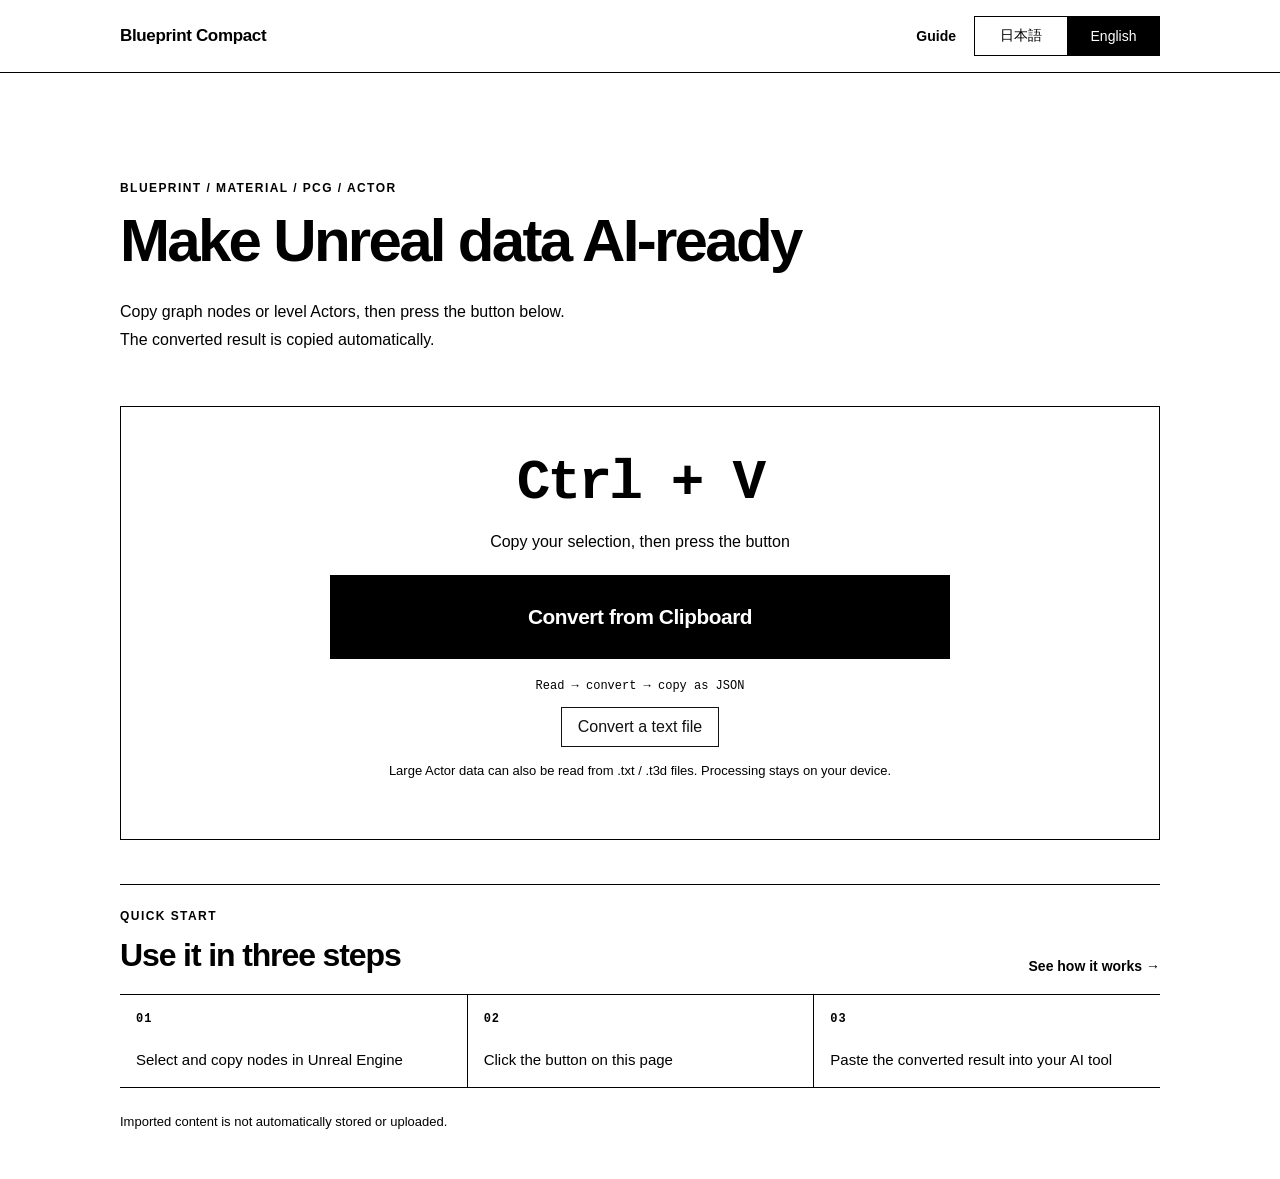
<file: index.html>
<!doctype html>
<html lang="ja" data-language="ja">
  <head>
    <meta charset="utf-8">
    <meta name="viewport" content="width=device-width, initial-scale=1">
    <meta
      name="description"
      content="Convert Unreal Engine nodes and level Actors into JSON or Markdown. Summarize large instance arrays locally in your browser."
    >
    <meta name="color-scheme" content="light">
    <title>Blueprint Compact</title>
    <link
      rel="icon"
      type="image/svg+xml"
      href="data:image/svg+xml,%3Csvg xmlns='http://www.w3.org/2000/svg' viewBox='0 0 32 32'%3E%3Crect width='32' height='32' fill='white'/%3E%3Cpath d='M7 7h7v7H7zm11 11h7v7h-7zM14 10h4v2h-4zm4 2h2v6h-2z' fill='black'/%3E%3Crect x='1' y='1' width='30' height='30' fill='none' stroke='black' stroke-width='2'/%3E%3C/svg%3E"
    >
    <link rel="stylesheet" href="style.css">
    <script src="parser.js" defer></script>
    <script src="exporter.js" defer></script>
    <script src="app.js" defer></script>
  </head>
  <body>
    <header class="site-header">
      <div class="header-inner">
        <a class="wordmark" href="./" aria-label="Blueprint Compact home">Blueprint Compact</a>
        <div class="header-actions">
          <a class="guide-link" href="guide.html">
            <span data-i18n-lang="ja">使い方・仕組み</span>
            <span data-i18n-lang="en">Guide</span>
          </a>
          <div class="language-switch" role="group" aria-label="Language">
            <button type="button" class="language-button" data-language-button="ja" aria-pressed="true">日本語</button>
            <button type="button" class="language-button" data-language-button="en" aria-pressed="false">English</button>
          </div>
        </div>
      </div>
    </header>

    <main class="app-shell">
      <input id="file-input" type="file" accept=".txt,.t3d,text/plain" hidden>
      <div id="conversion-progress" class="conversion-progress" role="status" hidden>
        <span id="busy-status" aria-live="polite"></span>
        <button id="cancel-conversion" class="text-link" type="button"><span data-i18n-lang="ja">中止</span><span data-i18n-lang="en">Cancel</span></button>
      </div>
      <section id="empty-state" class="empty-state" aria-labelledby="empty-title">
        <div class="section-intro">
          <p class="eyebrow">BLUEPRINT / MATERIAL / PCG / ACTOR</p>
          <h1 id="empty-title">
            <span data-i18n-lang="ja">Unrealの構成をAIに伝える</span>
            <span data-i18n-lang="en">Make Unreal data AI-ready</span>
          </h1>
          <p class="intro-copy">
            <span data-i18n-lang="ja">ノード、またはレベル上のActorをコピーして、下のボタンを押してください。<br>変換結果は自動でクリップボードに保存されます。</span>
            <span data-i18n-lang="en">Copy graph nodes or level Actors, then press the button below.<br>The converted result is copied automatically.</span>
          </p>
        </div>

        <div id="paste-zone" class="paste-zone">
          <kbd>Ctrl + V</kbd>
          <p class="paste-label">
            <span data-i18n-lang="ja">コピーしたら、ボタンを押してください</span>
            <span data-i18n-lang="en">Copy your selection, then press the button</span>
          </p>
          <button id="paste-button" class="convert-cta" type="button">
            <span class="convert-default">
              <span data-i18n-lang="ja">クリップボードから変換</span>
              <span data-i18n-lang="en">Convert from Clipboard</span>
            </span>
            <span class="convert-feedback">
              <span data-i18n-lang="ja">変換してコピーしました</span>
              <span data-i18n-lang="en">Converted and copied</span>
            </span>
          </button>
          <p class="action-hint">
            <span data-i18n-lang="ja">読み取り → 変換 → JSONとしてコピー</span>
            <span data-i18n-lang="en">Read → convert → copy as JSON</span>
          </p>
          <button data-file-button class="file-button" type="button"><span data-i18n-lang="ja">テキストファイルから変換</span><span data-i18n-lang="en">Convert a text file</span></button>
          <p class="file-hint"><span data-i18n-lang="ja">大きいActorデータは .txt / .t3d からも読み込めます。端末内で処理します。</span><span data-i18n-lang="en">Large Actor data can also be read from .txt / .t3d files. Processing stays on your device.</span></p>
        </div>

        <section class="quick-start" aria-labelledby="quick-start-title">
          <div class="quick-start-heading">
            <div>
              <p class="eyebrow">QUICK START</p>
              <h2 id="quick-start-title">
                <span data-i18n-lang="ja">使い方は3ステップ</span>
                <span data-i18n-lang="en">Use it in three steps</span>
              </h2>
            </div>
            <a class="text-link" href="guide.html">
              <span data-i18n-lang="ja">詳しい説明を見る →</span>
              <span data-i18n-lang="en">See how it works →</span>
            </a>
          </div>
          <div class="quick-grid">
            <div class="quick-step"><span class="step-number">01</span><span data-i18n-lang="ja">Unreal Engineでノードを選択してコピー</span><span data-i18n-lang="en">Select and copy nodes in Unreal Engine</span></div>
            <div class="quick-step"><span class="step-number">02</span><span data-i18n-lang="ja">このページでボタンをクリック</span><span data-i18n-lang="en">Click the button on this page</span></div>
            <div class="quick-step"><span class="step-number">03</span><span data-i18n-lang="ja">変換結果をそのままAIへ貼り付け</span><span data-i18n-lang="en">Paste the converted result into your AI tool</span></div>
          </div>
        </section>
      </section>

      <section id="result-state" class="result-state" aria-labelledby="result-title" hidden>
        <div class="result-heading">
          <div>
          <p class="eyebrow">UNREAL ENGINE DATA</p>
            <h1 id="result-title">
              <span id="detected-kind">Nodes detected</span>
            </h1>
          </div>
          <p id="actor-counts" class="graph-counts actor-only" aria-live="polite"></p>
          <p class="graph-counts graph-only" aria-live="polite">
            <span id="node-count">0</span> <span data-i18n-lang="ja">ノード</span><span data-i18n-lang="en">Nodes</span>
            <span class="count-divider">/</span>
            <span id="pin-count">0</span> <span data-i18n-lang="ja">ピン</span><span data-i18n-lang="en">Pins</span>
            <span class="count-divider">/</span>
            <span id="connection-count">0</span> <span data-i18n-lang="ja">接続</span><span data-i18n-lang="en">Connections</span>
          </p>
        </div>

        <div class="repeat-action">
          <button id="repeat-convert-button" class="convert-cta" type="button">
            <span class="convert-default">
              <span data-i18n-lang="ja">次のデータを変換してコピー</span>
              <span data-i18n-lang="en">Convert and copy the next selection</span>
            </span>
            <span class="convert-feedback">
              <span data-i18n-lang="ja">変換してコピーしました</span>
              <span data-i18n-lang="en">Converted and copied</span>
            </span>
          </button>
          <p id="action-status" class="action-status" role="status" aria-live="polite">
            <span data-i18n-lang="ja">クリックすると、現在のクリップボード内容で置き換わります。</span>
            <span data-i18n-lang="en">Click to replace this result with the current clipboard contents.</span>
          </p>
          <button data-file-button class="file-button" type="button"><span data-i18n-lang="ja">別のテキストファイルを開く</span><span data-i18n-lang="en">Open another text file</span></button>
        </div>

        <p class="actor-only actor-summary-note"><span data-i18n-lang="ja">Actorモード：構成・設定を保持し、インスタンス配列は件数・範囲・先頭3件に要約します。その他の配列も32件を超えると要約します。全件は「元データを保存」から確認できます。</span><span data-i18n-lang="en">Actor mode keeps configuration and summarizes instance arrays with counts, ranges, and the first 3 rows. Other arrays are summarized above 32 entries. Save the original data for every row.</span></p>

        <div class="control-grid">
          <label class="control-cell graph-only" for="preset-select">
            <span class="control-label" data-i18n-lang="ja">プリセット</span>
            <span class="control-label" data-i18n-lang="en">Preset</span>
            <select id="preset-select">
              <option value="compact">Compact</option>
              <option value="standard">Standard</option>
              <option value="full">Full</option>
              <option value="custom" hidden>Custom</option>
            </select>
          </label>

          <button id="download-button" class="control-cell action-cell" type="button">
            <span class="control-label" data-i18n-lang="ja">JSON</span>
            <span class="control-label" data-i18n-lang="en">JSON</span>
            <span class="control-value" data-i18n-lang="ja">保存</span>
            <span class="control-value" data-i18n-lang="en">Download</span>
          </button>
        </div>

        <section class="output-section" aria-labelledby="output-title">
          <div class="output-heading">
            <div>
              <p class="eyebrow">OUTPUT</p>
              <h2 id="output-title">
                <span data-i18n-lang="ja">プレビュー</span>
                <span data-i18n-lang="en">Preview</span>
              </h2>
            </div>
            <div class="format-switch" role="group" aria-label="Output format">
              <button type="button" class="format-button" data-format="compact-json" aria-pressed="true">
                <span data-i18n-lang="ja">JSON</span><span data-i18n-lang="en">JSON</span>
              </button>
              <button type="button" class="format-button" data-format="pretty-json" aria-pressed="false">
                <span data-i18n-lang="ja">整形JSON</span><span data-i18n-lang="en">Pretty JSON</span>
              </button>
              <button type="button" class="format-button" data-format="markdown" aria-pressed="false">
                <span data-i18n-lang="ja">Markdown</span><span data-i18n-lang="en">Markdown</span>
              </button>
            </div>
          </div>
          <pre id="output-preview" tabindex="0"></pre>
          <div class="output-actions">
            <button id="copy-button" class="primary-button" type="button">
              <span class="copy-default" data-i18n-lang="ja">この形式でコピー</span>
              <span class="copy-default" data-i18n-lang="en">Copy this format</span>
              <span class="copy-feedback" data-i18n-lang="ja">コピーしました</span>
              <span class="copy-feedback" data-i18n-lang="en">Copied</span>
            </button>
            <p class="output-note">
              <span data-i18n-lang="ja">AI向け説明文は詳細設定で切り替え</span>
              <span data-i18n-lang="en">AI context can be toggled in Advanced Settings</span>
            </p>
          </div>
        </section>

        <div class="size-row" aria-live="polite">
          <p><span id="source-size">0 B</span><span class="size-arrow">→</span><strong id="output-size">0 B</strong></p>
          <p id="reduction-value">0%</p>
        </div>

        <p id="output-truncated" class="file-hint" hidden><span data-i18n-lang="ja">プレビューは先頭100,000文字までです。コピー・JSON保存には変換結果の全文を含みます。</span><span data-i18n-lang="en">Preview limited to 100,000 characters. Copy and JSON download include the entire converted result.</span></p>
        <div id="parse-warning" class="inline-message warning-message" role="status" hidden></div>

        <div class="disclosure-list">
          <section class="disclosure">
            <button class="disclosure-button" type="button" aria-expanded="false" aria-controls="source-panel">
              <span>
                <span data-i18n-lang="ja">元データ</span>
                <span data-i18n-lang="en">Source data</span>
              </span>
              <span class="disclosure-symbol" aria-hidden="true">+</span>
            </button>
            <div id="source-panel" class="disclosure-panel" hidden>
              <button id="save-source" class="file-button" type="button"><span data-i18n-lang="ja">元データを保存（全件）</span><span data-i18n-lang="en">Save original data (all rows)</span></button>
              <pre id="source-preview" tabindex="0"></pre>
            </div>
          </section>

          <section class="disclosure">
            <button class="disclosure-button" type="button" aria-expanded="false" aria-controls="settings-panel">
              <span>
                <span data-i18n-lang="ja">詳細設定</span>
                <span data-i18n-lang="en">Advanced Settings</span>
              </span>
              <span class="disclosure-symbol" aria-hidden="true">+</span>
            </button>
            <div id="settings-panel" class="disclosure-panel settings-panel" hidden>
              <fieldset class="graph-only">
                <legend>
                  <span data-i18n-lang="ja">ノード情報</span>
                  <span data-i18n-lang="en">Node information</span>
                </legend>
                <label><input type="checkbox" data-setting="includeNodeName"> <span data-i18n-lang="ja">ノード名</span><span data-i18n-lang="en">Node Name</span></label>
                <label><input type="checkbox" data-setting="includeNodeType"> <span data-i18n-lang="ja">ノードタイプ</span><span data-i18n-lang="en">Node Type</span></label>
                <label><input type="checkbox" data-setting="includeNodeProperties"> <span data-i18n-lang="ja">Material・PCG等の内部設定</span><span data-i18n-lang="en">Internal settings (Material, PCG, etc.)</span></label>
                <label><input type="checkbox" data-setting="includeComments"> <span data-i18n-lang="ja">コメント</span><span data-i18n-lang="en">Comments</span></label>
                <label><input type="checkbox" data-setting="includePosition"> <span data-i18n-lang="ja">位置</span><span data-i18n-lang="en">Position</span></label>
                <label><input type="checkbox" data-setting="includeGuid"> <span data-i18n-lang="ja">GUID</span><span data-i18n-lang="en">GUID</span></label>
              </fieldset>

              <fieldset class="graph-only">
                <legend>
                  <span data-i18n-lang="ja">ピンと接続</span>
                  <span data-i18n-lang="en">Pins &amp; connections</span>
                </legend>
                <label><input type="checkbox" data-setting="includePinName"> <span data-i18n-lang="ja">ピン名</span><span data-i18n-lang="en">Pin Name</span></label>
                <label><input type="checkbox" data-setting="includePinType"> <span data-i18n-lang="ja">ピンタイプ</span><span data-i18n-lang="en">Pin Type</span></label>
                <label><input type="checkbox" data-setting="includeDefaultValue"> <span data-i18n-lang="ja">デフォルト値</span><span data-i18n-lang="en">Default Value</span></label>
                <label><input type="checkbox" data-setting="includeExecConnections"> <span data-i18n-lang="ja">実行接続</span><span data-i18n-lang="en">Execution Connections</span></label>
                <label><input type="checkbox" data-setting="includeDataConnections"> <span data-i18n-lang="ja">データ接続・PCG依存関係</span><span data-i18n-lang="en">Data &amp; PCG Dependency Connections</span></label>
              </fieldset>
              <fieldset><legend><span data-i18n-lang="ja">AIへの説明</span><span data-i18n-lang="en">AI instructions</span></legend><label><input type="checkbox" data-setting="includeAiInstructions"> <span data-i18n-lang="ja">AI向け説明文</span><span data-i18n-lang="en">AI Context</span></label></fieldset>
            </div>
          </section>
        </div>
      </section>

      <p id="app-message" class="inline-message" role="alert" aria-live="assertive" hidden></p>
      <p class="privacy-note">
        <span data-i18n-lang="ja">読み込んだ内容は自動保存・送信しません。</span>
        <span data-i18n-lang="en">Imported content is not automatically stored or uploaded.</span>
      </p>
    </main>
  </body>
</html>
</file>
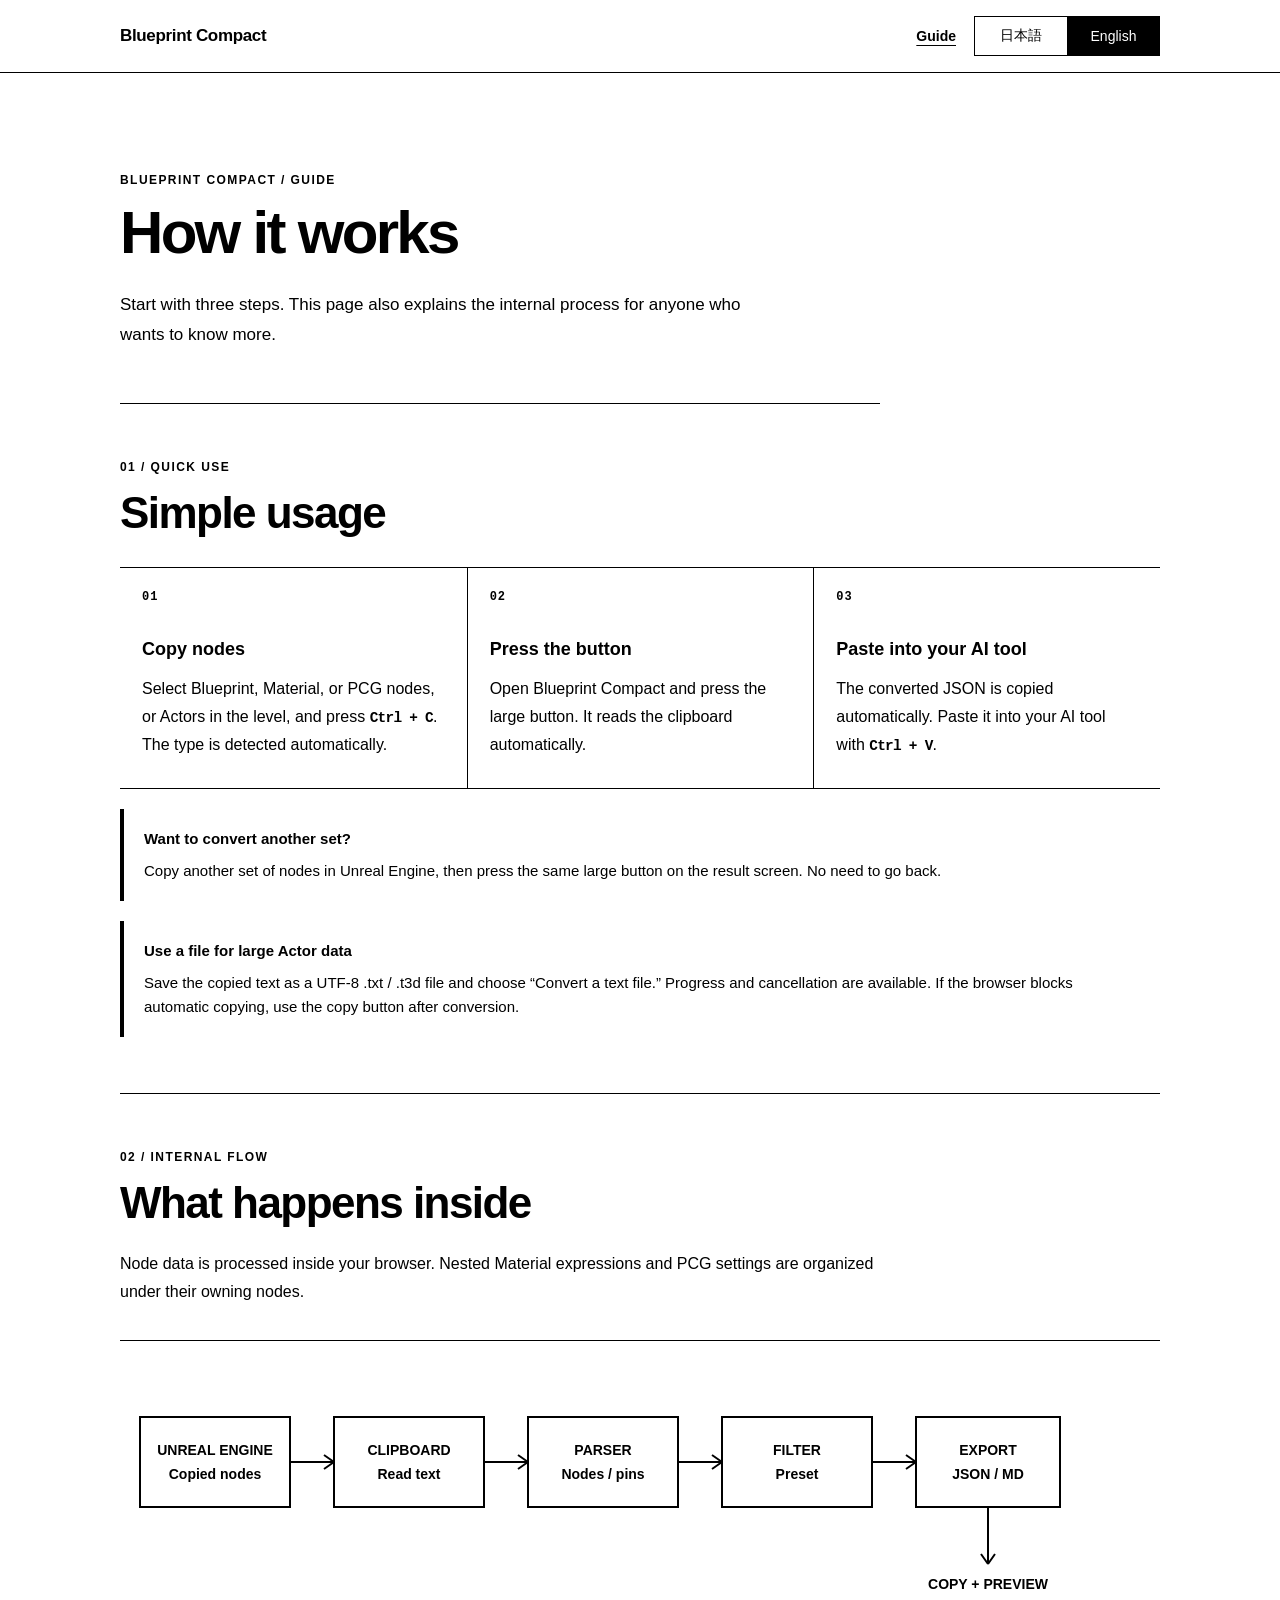
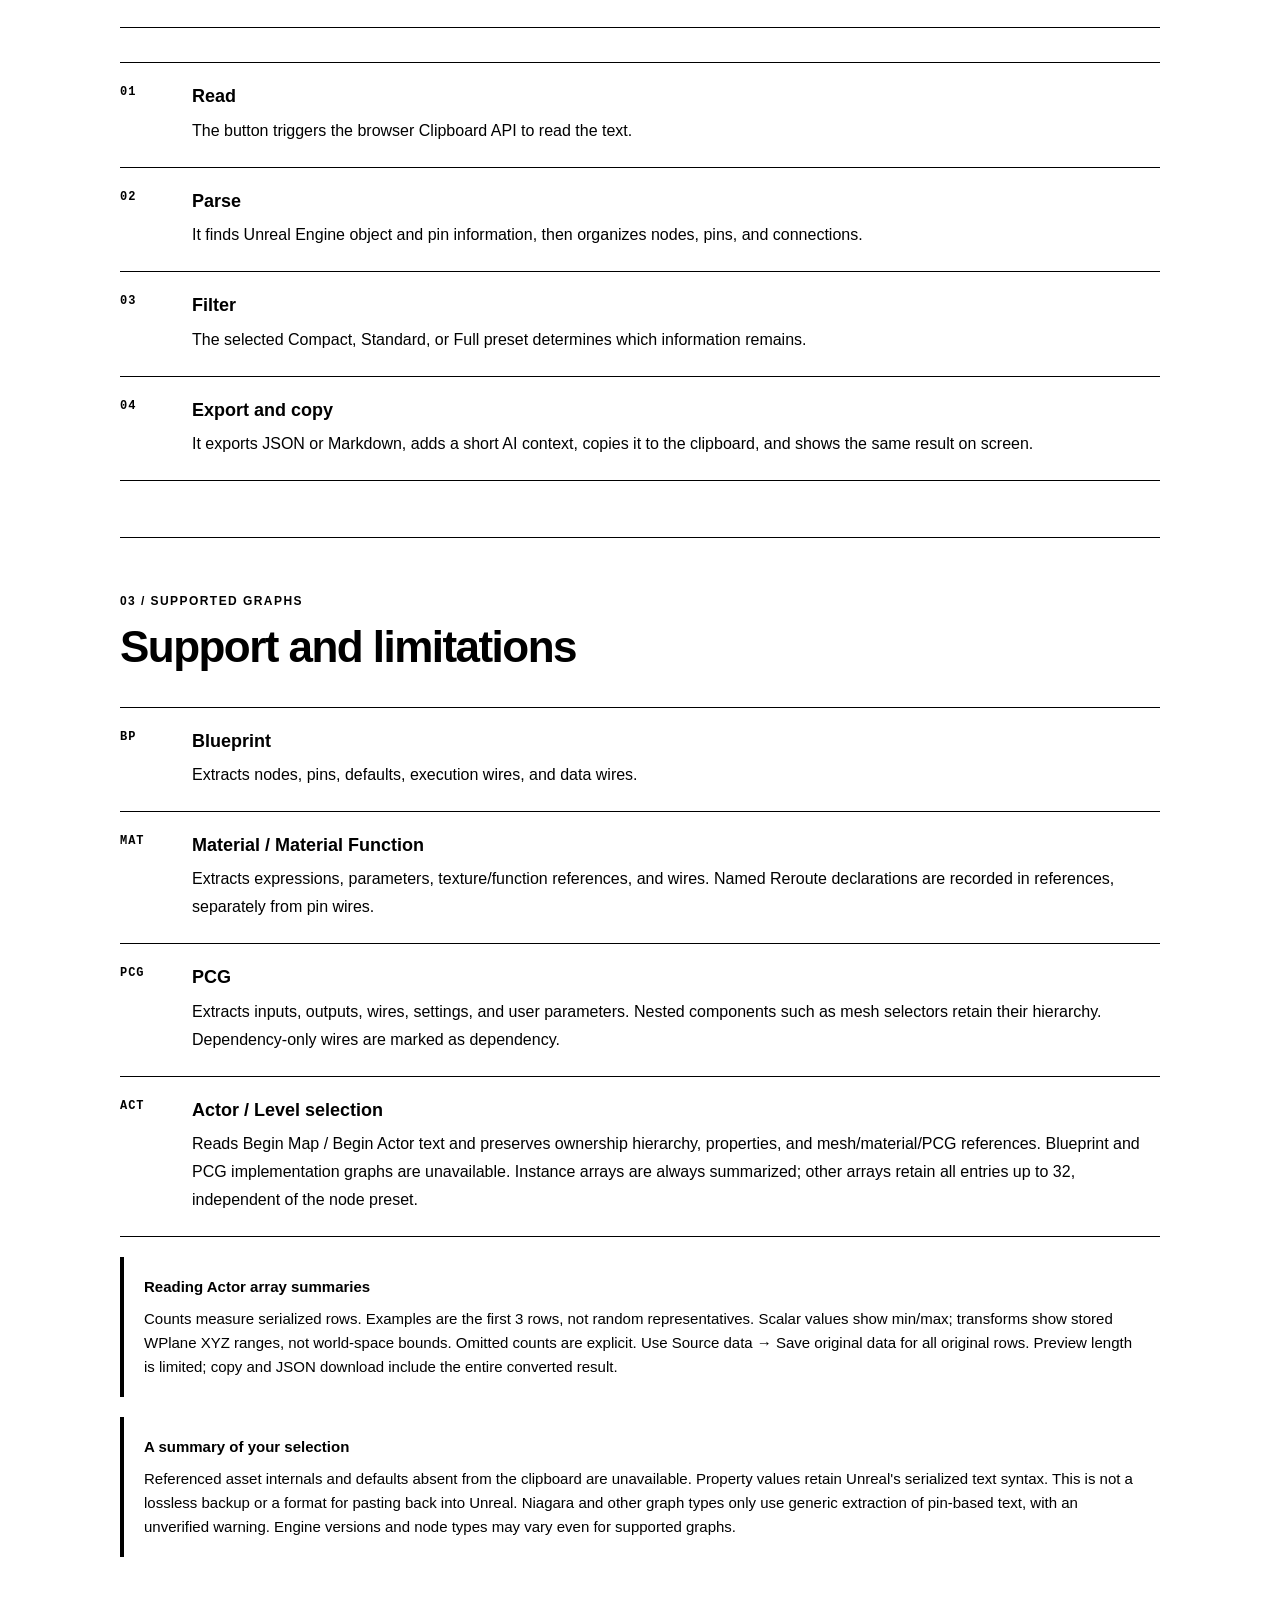
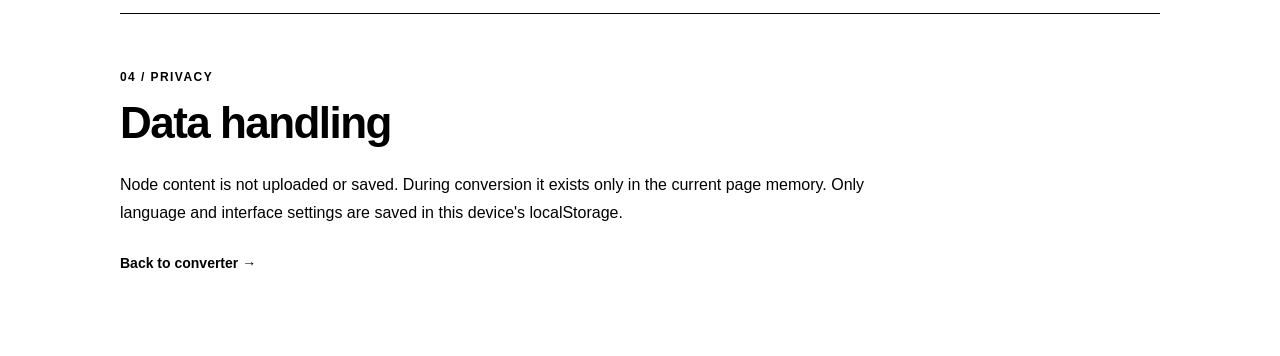
<file: guide.html>
<!doctype html>
<html lang="ja" data-language="ja">
  <head>
    <meta charset="utf-8">
    <meta name="viewport" content="width=device-width, initial-scale=1">
    <meta name="description" content="Learn how Blueprint Compact works and how to convert Unreal Engine Blueprint clipboard data into AI-ready text.">
    <meta name="color-scheme" content="light">
    <title>Guide — Blueprint Compact</title>
    <link rel="icon" type="image/svg+xml" href="data:image/svg+xml,%3Csvg xmlns='http://www.w3.org/2000/svg' viewBox='0 0 32 32'%3E%3Crect width='32' height='32' fill='white'/%3E%3Cpath d='M7 7h7v7H7zm11 11h7v7h-7zM14 10h4v2h-4zm4 2h2v6h-2z' fill='black'/%3E%3Crect x='1' y='1' width='30' height='30' fill='none' stroke='black' stroke-width='2'/%3E%3C/svg%3E">
    <link rel="stylesheet" href="style.css">
    <script src="guide.js" defer></script>
  </head>
  <body>
    <header class="site-header">
      <div class="header-inner">
        <a class="wordmark" href="./" aria-label="Blueprint Compact home">Blueprint Compact</a>
        <div class="header-actions">
          <a class="guide-link is-current" href="guide.html">
            <span data-i18n-lang="ja">使い方・仕組み</span>
            <span data-i18n-lang="en">Guide</span>
          </a>
          <div class="language-switch" role="group" aria-label="Language">
            <button type="button" class="language-button" data-language-button="ja" aria-pressed="true">日本語</button>
            <button type="button" class="language-button" data-language-button="en" aria-pressed="false">English</button>
          </div>
        </div>
      </div>
    </header>

    <main class="guide-shell">
      <section class="guide-hero">
        <p class="eyebrow">BLUEPRINT COMPACT / GUIDE</p>
        <h1>
          <span data-i18n-lang="ja">使い方と仕組み</span>
          <span data-i18n-lang="en">How it works</span>
        </h1>
        <p class="guide-lead">
          <span data-i18n-lang="ja">最初は3ステップだけ。もっと知りたい人向けに、ページ内部の処理も簡単に説明します。</span>
          <span data-i18n-lang="en">Start with three steps. This page also explains the internal process for anyone who wants to know more.</span>
        </p>
      </section>

      <section class="guide-section" aria-labelledby="guide-use-title">
        <div class="guide-section-heading">
          <p class="eyebrow">01 / QUICK USE</p>
          <h2 id="guide-use-title">
            <span data-i18n-lang="ja">簡単な使い方</span>
            <span data-i18n-lang="en">Simple usage</span>
          </h2>
        </div>
        <div class="usage-steps">
          <article class="usage-step">
            <span class="step-number">01</span>
            <h3><span data-i18n-lang="ja">ノードをコピー</span><span data-i18n-lang="en">Copy nodes</span></h3>
            <p><span data-i18n-lang="ja">Blueprint・Material・PCGのノード、またはレベル上のActorを選択して<kbd>Ctrl + C</kbd>。種類は自動で判別します。</span><span data-i18n-lang="en">Select Blueprint, Material, or PCG nodes, or Actors in the level, and press <kbd>Ctrl + C</kbd>. The type is detected automatically.</span></p>
          </article>
          <article class="usage-step">
            <span class="step-number">02</span>
            <h3><span data-i18n-lang="ja">ボタンを押す</span><span data-i18n-lang="en">Press the button</span></h3>
            <p><span data-i18n-lang="ja">Blueprint Compactを開き、大きなボタンを押します。クリップボードから自動で読み取ります。</span><span data-i18n-lang="en">Open Blueprint Compact and press the large button. It reads the clipboard automatically.</span></p>
          </article>
          <article class="usage-step">
            <span class="step-number">03</span>
            <h3><span data-i18n-lang="ja">AIへ貼り付け</span><span data-i18n-lang="en">Paste into your AI tool</span></h3>
            <p><span data-i18n-lang="ja">変換されたJSONが自動でコピーされます。そのままAIの入力欄へ<kbd>Ctrl + V</kbd>。</span><span data-i18n-lang="en">The converted JSON is copied automatically. Paste it into your AI tool with <kbd>Ctrl + V</kbd>.</span></p>
          </article>
        </div>
        <div class="guide-note">
          <strong><span data-i18n-lang="ja">別のノードを続けて変換するには？</span><span data-i18n-lang="en">Want to convert another set?</span></strong>
          <span data-i18n-lang="ja">Unreal Engineで別のノードをコピーし、結果画面の同じ大きなボタンを押してください。画面を戻る必要はありません。</span>
          <span data-i18n-lang="en">Copy another set of nodes in Unreal Engine, then press the same large button on the result screen. No need to go back.</span>
        </div>
        <div class="guide-note">
          <strong><span data-i18n-lang="ja">大きなActorデータはファイルでも</span><span data-i18n-lang="en">Use a file for large Actor data</span></strong>
          <span data-i18n-lang="ja">コピー内容をUTF-8の .txt / .t3d に保存し、「テキストファイルから変換」で読み込めます。処理状況を表示し、中止もできます。コピーがブラウザに拒否された場合は、変換後のコピーボタンを押してください。</span>
          <span data-i18n-lang="en">Save the copied text as a UTF-8 .txt / .t3d file and choose “Convert a text file.” Progress and cancellation are available. If the browser blocks automatic copying, use the copy button after conversion.</span>
        </div>
      </section>

      <section class="guide-section" aria-labelledby="guide-flow-title">
        <div class="guide-section-heading">
          <p class="eyebrow">02 / INTERNAL FLOW</p>
          <h2 id="guide-flow-title">
            <span data-i18n-lang="ja">内部で起きていること</span>
            <span data-i18n-lang="en">What happens inside</span>
          </h2>
        </div>
        <p class="section-copy">
          <span data-i18n-lang="ja">ノードの元データはブラウザ内で処理します。MaterialのExpressionやPCGのSettingsなど、入れ子の情報も所有するノードごとに整理します。</span>
          <span data-i18n-lang="en">Node data is processed inside your browser. Nested Material expressions and PCG settings are organized under their owning nodes.</span>
        </p>

        <div class="flow-diagram" role="img" aria-label="Unreal Engine to clipboard, parser, filter, exporter, then clipboard and preview">
          <svg viewBox="0 0 960 260" aria-hidden="true" focusable="false">
            <line x1="170" y1="103" x2="214" y2="103"></line>
            <line x1="364" y1="103" x2="408" y2="103"></line>
            <line x1="558" y1="103" x2="602" y2="103"></line>
            <line x1="752" y1="103" x2="796" y2="103"></line>
            <path d="M214 103l-10-7m10 7l-10 7M408 103l-10-7m10 7l-10 7M602 103l-10-7m10 7l-10 7M796 103l-10-7m10 7l-10 7"></path>
            <rect x="20" y="58" width="150" height="90"></rect>
            <rect x="214" y="58" width="150" height="90"></rect>
            <rect x="408" y="58" width="150" height="90"></rect>
            <rect x="602" y="58" width="150" height="90"></rect>
            <rect x="796" y="58" width="144" height="90"></rect>
            <text x="95" y="96">UNREAL ENGINE</text>
            <text x="95" y="120"><tspan data-i18n-lang="ja">コピーしたノード</tspan><tspan data-i18n-lang="en">Copied nodes</tspan></text>
            <text x="289" y="96">CLIPBOARD</text>
            <text x="289" y="120"><tspan data-i18n-lang="ja">テキスト読み取り</tspan><tspan data-i18n-lang="en">Read text</tspan></text>
            <text x="483" y="96">PARSER</text>
            <text x="483" y="120"><tspan data-i18n-lang="ja">ノード・ピン</tspan><tspan data-i18n-lang="en">Nodes / pins</tspan></text>
            <text x="677" y="96">FILTER</text>
            <text x="677" y="120"><tspan data-i18n-lang="ja">プリセット</tspan><tspan data-i18n-lang="en">Preset</tspan></text>
            <text x="868" y="96">EXPORT</text>
            <text x="868" y="120">JSON / MD</text>
            <line x1="868" y1="148" x2="868" y2="205"></line>
            <path d="M868 205l-7-10m7 10l7-10"></path>
            <text x="868" y="230"><tspan data-i18n-lang="ja">コピー + プレビュー</tspan><tspan data-i18n-lang="en">COPY + PREVIEW</tspan></text>
          </svg>
        </div>

        <div class="process-list">
          <article class="process-row"><span class="step-number">01</span><div><h3><span data-i18n-lang="ja">読み取り</span><span data-i18n-lang="en">Read</span></h3><p><span data-i18n-lang="ja">ボタン操作をきっかけに、ブラウザのClipboard APIからテキストを読み取ります。</span><span data-i18n-lang="en">The button triggers the browser Clipboard API to read the text.</span></p></div></article>
          <article class="process-row"><span class="step-number">02</span><div><h3><span data-i18n-lang="ja">解析</span><span data-i18n-lang="en">Parse</span></h3><p><span data-i18n-lang="ja">Unreal EngineのBegin ObjectやPin情報を見つけ、ノード・ピン・接続関係に整理します。</span><span data-i18n-lang="en">It finds Unreal Engine object and pin information, then organizes nodes, pins, and connections.</span></p></div></article>
          <article class="process-row"><span class="step-number">03</span><div><h3><span data-i18n-lang="ja">整理</span><span data-i18n-lang="en">Filter</span></h3><p><span data-i18n-lang="ja">Compact／Standard／Fullの設定に合わせて、出力する情報を選びます。</span><span data-i18n-lang="en">The selected Compact, Standard, or Full preset determines which information remains.</span></p></div></article>
          <article class="process-row"><span class="step-number">04</span><div><h3><span data-i18n-lang="ja">出力・コピー</span><span data-i18n-lang="en">Export and copy</span></h3><p><span data-i18n-lang="ja">JSONまたはMarkdownへ変換し、AI向け説明文を加えてクリップボードへ保存します。同じ内容を画面にも表示します。</span><span data-i18n-lang="en">It exports JSON or Markdown, adds a short AI context, copies it to the clipboard, and shows the same result on screen.</span></p></div></article>
        </div>
      </section>

      <section class="guide-section" aria-labelledby="guide-support-title">
        <div class="guide-section-heading">
          <p class="eyebrow">03 / SUPPORTED GRAPHS</p>
          <h2 id="guide-support-title"><span data-i18n-lang="ja">対応範囲と注意点</span><span data-i18n-lang="en">Support and limitations</span></h2>
        </div>
        <div class="process-list">
          <article class="process-row"><span class="step-number">BP</span><div><h3>Blueprint</h3><p><span data-i18n-lang="ja">ノード・ピン・デフォルト値と、実行線・データ線を整理します。</span><span data-i18n-lang="en">Extracts nodes, pins, defaults, execution wires, and data wires.</span></p></div></article>
          <article class="process-row"><span class="step-number">MAT</span><div><h3>Material / Material Function</h3><p><span data-i18n-lang="ja">Expression、パラメータ、テクスチャ・関数の参照と接続を抽出。Named Rerouteの宣言先は、線とは別のreferencesに残します。</span><span data-i18n-lang="en">Extracts expressions, parameters, texture/function references, and wires. Named Reroute declarations are recorded in references, separately from pin wires.</span></p></div></article>
          <article class="process-row"><span class="step-number">PCG</span><div><h3>PCG</h3><p><span data-i18n-lang="ja">入出力・接続・Settings・ユーザーパラメータを抽出。内部のMesh Selector等も階層付きで残します。依存関係はdependencyとして区別します。</span><span data-i18n-lang="en">Extracts inputs, outputs, wires, settings, and user parameters. Nested components such as mesh selectors retain their hierarchy. Dependency-only wires are marked as dependency.</span></p></div></article>
          <article class="process-row"><span class="step-number">ACT</span><div><h3>Actor / Level selection</h3><p><span data-i18n-lang="ja">Begin Map / Begin Actor形式を読み取り、Actor・Component・Objectの所有階層、設定値、Mesh・Material・PCGなどの参照を保持します。BlueprintやPCGグラフ内部の処理は含まれません。プリセットにかかわらずインスタンス配列は要約し、その他の配列は32件まで全件を保持します。</span><span data-i18n-lang="en">Reads Begin Map / Begin Actor text and preserves ownership hierarchy, properties, and mesh/material/PCG references. Blueprint and PCG implementation graphs are unavailable. Instance arrays are always summarized; other arrays retain all entries up to 32, independent of the node preset.</span></p></div></article>
        </div>
        <div class="guide-note">
          <strong><span data-i18n-lang="ja">Actorの配列要約について</span><span data-i18n-lang="en">Reading Actor array summaries</span></strong>
          <span data-i18n-lang="ja">件数は記録された行数です。examplesは先頭3件で、ランダムな代表値ではありません。スカラー値は最小・最大、Transformは保存されたWPlaneのXYZ範囲を集計し、ワールド座標とはみなしません。省略件数を明記し、全件は「元データ → 元データを保存」から取得できます。プレビューには長さ制限がありますが、コピー・JSON保存には変換結果の全文を含みます。</span>
          <span data-i18n-lang="en">Counts measure serialized rows. Examples are the first 3 rows, not random representatives. Scalar values show min/max; transforms show stored WPlane XYZ ranges, not world-space bounds. Omitted counts are explicit. Use Source data → Save original data for all original rows. Preview length is limited; copy and JSON download include the entire converted result.</span>
        </div>
        <div class="guide-note">
          <strong><span data-i18n-lang="ja">コピー範囲の要約です</span><span data-i18n-lang="en">A summary of your selection</span></strong>
          <span data-i18n-lang="ja">参照先アセットの内部や、コピーに含まれない既定値は取得できません。設定値はUnrealのテキスト表記で保持します。完全保存やUnrealへの再貼り付け用ではありません。Niagara等はピン付きテキストの汎用抽出のみで、未検証の警告を表示します。対応済みの種類でもエンジンのバージョンやノードによって差があります。</span>
          <span data-i18n-lang="en">Referenced asset internals and defaults absent from the clipboard are unavailable. Property values retain Unreal's serialized text syntax. This is not a lossless backup or a format for pasting back into Unreal. Niagara and other graph types only use generic extraction of pin-based text, with an unverified warning. Engine versions and node types may vary even for supported graphs.</span>
        </div>
      </section>

      <section class="guide-section privacy-guide" aria-labelledby="guide-privacy-title">
        <div class="guide-section-heading">
          <p class="eyebrow">04 / PRIVACY</p>
          <h2 id="guide-privacy-title">
            <span data-i18n-lang="ja">データの扱い</span>
            <span data-i18n-lang="en">Data handling</span>
          </h2>
        </div>
        <p class="section-copy">
          <span data-i18n-lang="ja">ノードの内容はサーバーへ送信せず、保存もしません。変換中は現在のページのメモリ上だけで扱います。言語や設定だけは、この端末のlocalStorageに保存されます。</span>
          <span data-i18n-lang="en">Node content is not uploaded or saved. During conversion it exists only in the current page memory. Only language and interface settings are saved in this device's localStorage.</span>
        </p>
        <a class="back-link" href="./">
          <span data-i18n-lang="ja">変換ページへ戻る →</span>
          <span data-i18n-lang="en">Back to converter →</span>
        </a>
      </section>
    </main>
  </body>
</html>
</file>
<file: style.css>
:root {
  --black: #000000;
  --white: #ffffff;
  --content-width: 1040px;
  --focus-width: 3px;
  font-family: Arial, Helvetica, "Noto Sans JP", sans-serif;
  color: var(--black);
  background: var(--white);
  font-synthesis: none;
  text-rendering: optimizeLegibility;
  -webkit-font-smoothing: antialiased;
}

* {
  box-sizing: border-box;
}

html {
  min-width: 320px;
  background: var(--white);
}

body {
  min-height: 100vh;
  margin: 0;
  background: var(--white);
  color: var(--black);
}

button,
select {
  font: inherit;
  color: inherit;
}

button,
select,
.paste-zone {
  border-radius: 0;
}

button {
  cursor: pointer;
}

button:focus-visible,
select:focus-visible,
.paste-zone:focus-visible,
pre:focus-visible {
  outline: var(--focus-width) solid var(--black);
  outline-offset: 3px;
}

[hidden] {
  display: none !important;
}

html[data-language="ja"] [data-i18n-lang="en"] {
  display: none;
}

html[data-language="en"] [data-i18n-lang="ja"] {
  display: none;
}

.site-header {
  border-bottom: 1px solid var(--black);
}

.header-inner {
  width: min(calc(100% - 40px), var(--content-width));
  min-height: 72px;
  margin: 0 auto;
  display: flex;
  align-items: center;
  justify-content: space-between;
  gap: 24px;
}

.header-actions {
  display: flex;
  align-items: center;
  gap: 18px;
}

.guide-link,
.text-link,
.back-link {
  color: var(--black);
  font-size: 0.875rem;
  font-weight: 700;
  text-decoration: none;
}

.guide-link:hover,
.text-link:hover,
.back-link:hover {
  text-decoration: underline;
  text-underline-offset: 4px;
}

.guide-link.is-current {
  text-decoration: underline;
  text-underline-offset: 4px;
}

.wordmark {
  color: var(--black);
  font-size: 1.0625rem;
  font-weight: 700;
  letter-spacing: -0.02em;
  text-decoration: none;
}

.language-switch {
  display: grid;
  grid-template-columns: 1fr 1fr;
  border: 1px solid var(--black);
}

.language-button {
  min-width: 92px;
  min-height: 38px;
  padding: 8px 14px;
  border: 0;
  border-left: 1px solid var(--black);
  background: var(--white);
  font-size: 0.875rem;
}

.language-button:first-child {
  border-left: 0;
}

.language-button[aria-pressed="true"] {
  background: var(--black);
  color: var(--white);
}

.app-shell {
  width: min(calc(100% - 40px), var(--content-width));
  margin: 0 auto;
  padding: clamp(56px, 9vw, 108px) 0 48px;
}

.section-intro {
  max-width: 720px;
}

.eyebrow {
  margin: 0 0 14px;
  font-size: 0.75rem;
  font-weight: 700;
  letter-spacing: 0.12em;
}

h1 {
  margin: 0;
  font-size: clamp(2rem, 5vw, 3.75rem);
  font-weight: 700;
  line-height: 1.08;
  letter-spacing: -0.045em;
}

.intro-copy {
  margin: 24px 0 0;
  font-size: 1rem;
  line-height: 1.75;
}

.paste-zone {
  min-height: 350px;
  margin-top: 52px;
  padding: 44px 24px;
  border: 1px solid var(--black);
  display: flex;
  flex-direction: column;
  align-items: center;
  justify-content: center;
  text-align: center;
  transition: background-color 100ms ease, color 100ms ease;
}

.paste-zone.is-receiving {
  background: var(--black);
  color: var(--white);
}

.paste-zone.is-receiving .action-hint {
  color: var(--white);
}

kbd {
  font-family: "SFMono-Regular", Consolas, "Liberation Mono", monospace;
  font-size: clamp(1.75rem, 5vw, 3.5rem);
  font-weight: 700;
  letter-spacing: -0.05em;
}

.paste-label {
  margin: 18px 0 24px;
  font-size: 1rem;
}

.action-hint,
.action-status,
.output-note {
  color: var(--black);
  font-family: "SFMono-Regular", Consolas, "Liberation Mono", monospace;
  font-size: 0.75rem;
  line-height: 1.5;
}

.action-hint {
  margin: 18px 0 0;
}

.quick-start {
  margin-top: 44px;
  padding-top: 24px;
  border-top: 1px solid var(--black);
}

.quick-start-heading {
  display: flex;
  align-items: flex-end;
  justify-content: space-between;
  gap: 24px;
}

.quick-start h2 {
  margin-top: 0;
}

.quick-grid {
  display: grid;
  grid-template-columns: repeat(3, minmax(0, 1fr));
  margin-top: 20px;
  border-top: 1px solid var(--black);
  border-bottom: 1px solid var(--black);
}

.quick-step {
  min-height: 92px;
  padding: 16px;
  border-left: 1px solid var(--black);
  display: flex;
  flex-direction: column;
  justify-content: space-between;
  gap: 15px;
  font-size: 0.9375rem;
  line-height: 1.45;
}

.quick-step:first-child {
  border-left: 0;
}

.step-number {
  display: block;
  font-family: "SFMono-Regular", Consolas, "Liberation Mono", monospace;
  font-size: 0.75rem;
  font-weight: 700;
  letter-spacing: 0.08em;
}

.primary-button,
.secondary-button {
  min-height: 52px;
  border: 1px solid var(--black);
  padding: 13px 24px;
  font-weight: 700;
}

.primary-button {
  width: 100%;
  background: var(--black);
  color: var(--white);
  font-size: 1rem;
}

.primary-button:hover {
  background: var(--white);
  color: var(--black);
}

.convert-cta {
  width: min(100%, 620px);
  min-height: 84px;
  border: 1px solid var(--black);
  padding: 18px 28px;
  background: var(--black);
  color: var(--white);
  font-size: clamp(1.05rem, 2.4vw, 1.3rem);
  font-weight: 700;
  letter-spacing: -0.02em;
  transition: background-color 120ms ease, color 120ms ease;
}

.convert-cta:hover {
  background: var(--white);
  color: var(--black);
}

.convert-cta:active {
  transform: translateY(1px);
}

.convert-feedback {
  display: none;
}

.is-copied .convert-default {
  display: none;
}

.is-copied .convert-feedback {
  display: inline;
}

.secondary-button {
  background: var(--white);
  color: var(--black);
}

.secondary-button:hover,
.action-cell:hover,
.disclosure-button:hover {
  background: var(--black);
  color: var(--white);
}

.result-heading {
  display: flex;
  align-items: flex-end;
  justify-content: space-between;
  gap: 32px;
}

.repeat-action {
  margin-top: 30px;
}

.repeat-action .convert-cta {
  width: 100%;
}

.action-status {
  min-height: 18px;
  margin: 11px 0 0;
  text-align: center;
}

.graph-counts {
  margin: 0 0 4px;
  white-space: nowrap;
  font-family: "SFMono-Regular", Consolas, "Liberation Mono", monospace;
  font-size: 0.875rem;
}

.count-divider {
  margin: 0 8px;
}

.copy-feedback,
.action-feedback {
  display: none;
}

.is-copied .copy-default,
.is-copied .action-default {
  display: none;
}

.is-copied .copy-feedback,
.is-copied .action-feedback {
  display: inline;
}

.control-grid {
  margin-top: 26px;
  display: grid;
  grid-template-columns: repeat(2, minmax(0, 1fr));
  border: 1px solid var(--black);
}

.control-cell {
  min-width: 0;
  min-height: 92px;
  padding: 15px 16px;
  border: 0;
  border-left: 1px solid var(--black);
  background: var(--white);
  display: flex;
  flex-direction: column;
  align-items: stretch;
  justify-content: space-between;
  gap: 10px;
}

.control-cell:first-child {
  border-left: 0;
}

.control-label {
  font-size: 0.75rem;
  font-weight: 700;
  letter-spacing: 0.06em;
  text-transform: uppercase;
}

.control-value {
  font-size: 1rem;
  font-weight: 700;
  text-align: left;
}

select {
  width: 100%;
  min-height: 34px;
  padding: 4px 26px 4px 0;
  border: 0;
  border-bottom: 1px solid var(--black);
  background: var(--white);
  font-size: 1rem;
  font-weight: 700;
}

.action-cell {
  cursor: pointer;
  text-align: left;
}

.output-section {
  margin-top: 30px;
  padding-top: 28px;
  border-top: 1px solid var(--black);
}

.output-heading {
  display: flex;
  align-items: flex-end;
  justify-content: space-between;
  gap: 28px;
}

h2 {
  margin: 0;
  font-size: clamp(1.4rem, 3vw, 2rem);
  line-height: 1.15;
  letter-spacing: -0.035em;
}

.format-switch {
  display: grid;
  grid-template-columns: repeat(3, minmax(0, 1fr));
  border: 1px solid var(--black);
}

.format-button {
  min-height: 42px;
  min-width: 104px;
  padding: 8px 14px;
  border: 0;
  border-left: 1px solid var(--black);
  background: var(--white);
  font-size: 0.8125rem;
  font-weight: 700;
}

.format-button:first-child {
  border-left: 0;
}

.format-button[aria-pressed="true"] {
  background: var(--black);
  color: var(--white);
}

.format-button:hover {
  background: var(--black);
  color: var(--white);
}

.output-section pre {
  max-height: 460px;
  margin-top: 18px;
}

.output-actions {
  display: flex;
  align-items: center;
  gap: 18px;
  margin-top: 14px;
}

.output-actions .primary-button {
  width: auto;
  min-width: 190px;
}

.output-note {
  margin: 0;
}

.guide-shell {
  width: min(calc(100% - 40px), var(--content-width));
  margin: 0 auto;
  padding: clamp(56px, 9vw, 100px) 0 72px;
}

.guide-hero {
  max-width: 760px;
  padding-bottom: 54px;
  border-bottom: 1px solid var(--black);
}

.guide-lead {
  max-width: 650px;
  margin: 24px 0 0;
  font-size: 1.0625rem;
  line-height: 1.75;
}

.guide-section {
  padding: 56px 0;
  border-bottom: 1px solid var(--black);
}

.guide-section-heading {
  max-width: 720px;
}

.guide-section-heading h2 {
  margin-top: 0;
  font-size: clamp(1.75rem, 4vw, 2.75rem);
}

.usage-steps {
  display: grid;
  grid-template-columns: repeat(3, minmax(0, 1fr));
  margin-top: 28px;
  border-top: 1px solid var(--black);
  border-bottom: 1px solid var(--black);
}

.usage-step {
  min-height: 220px;
  padding: 22px;
  border-left: 1px solid var(--black);
}

.usage-step:first-child {
  border-left: 0;
}

.usage-step h3,
.process-row h3 {
  margin: 34px 0 14px;
  font-size: 1.125rem;
  line-height: 1.3;
}

.usage-step p,
.process-row p,
.section-copy {
  margin: 0;
  font-size: 1rem;
  line-height: 1.75;
}

.usage-step kbd {
  font-size: 0.9em;
}

.guide-note {
  margin-top: 20px;
  padding: 18px 20px;
  border-left: 4px solid var(--black);
  display: grid;
  gap: 8px;
  font-size: 0.9375rem;
  line-height: 1.6;
}

.section-copy {
  max-width: 760px;
  margin-top: 22px;
}

.flow-diagram {
  margin-top: 34px;
  padding: 18px 0 8px;
  border-top: 1px solid var(--black);
  border-bottom: 1px solid var(--black);
  overflow-x: auto;
}

.flow-diagram svg {
  display: block;
  width: 960px;
  max-width: none;
  height: auto;
}

.flow-diagram rect,
.flow-diagram line,
.flow-diagram path {
  fill: var(--white);
  stroke: var(--black);
  stroke-width: 2;
}

.flow-diagram line,
.flow-diagram path {
  fill: none;
}

.flow-diagram text {
  fill: var(--black);
  font-family: Arial, Helvetica, sans-serif;
  font-size: 14px;
  font-weight: 700;
  text-anchor: middle;
}

.process-list {
  margin-top: 34px;
}

.process-row {
  display: grid;
  grid-template-columns: 52px 1fr;
  gap: 20px;
  padding: 22px 0;
  border-bottom: 1px solid var(--black);
}

.process-row:first-child {
  border-top: 1px solid var(--black);
}

.process-row h3 {
  margin: 0 0 8px;
}

.privacy-guide {
  padding-bottom: 12px;
  border-bottom: 0;
}

.back-link {
  display: inline-block;
  margin-top: 28px;
}

.size-row {
  min-height: 60px;
  padding: 17px 0;
  border-bottom: 1px solid var(--black);
  display: flex;
  align-items: center;
  justify-content: space-between;
  gap: 24px;
  font-family: "SFMono-Regular", Consolas, "Liberation Mono", monospace;
  font-size: 0.9375rem;
}

.size-row p {
  margin: 0;
}

.size-arrow {
  margin: 0 12px;
}

#reduction-value {
  font-weight: 700;
}

.disclosure-list {
  border-bottom: 1px solid var(--black);
}

.disclosure {
  border-top: 1px solid var(--black);
}

.disclosure:first-child {
  border-top: 0;
}

.disclosure-button {
  width: 100%;
  min-height: 60px;
  padding: 16px 0;
  border: 0;
  background: var(--white);
  display: flex;
  align-items: center;
  justify-content: space-between;
  gap: 20px;
  font-weight: 700;
  text-align: left;
}

.disclosure-symbol {
  width: 24px;
  flex: 0 0 auto;
  font-family: "SFMono-Regular", Consolas, monospace;
  font-size: 1.375rem;
  font-weight: 400;
  text-align: center;
}

.disclosure-panel {
  padding: 0 0 22px;
}

pre {
  max-height: 440px;
  margin: 0;
  padding: 22px;
  overflow: auto;
  border: 1px solid var(--black);
  background: var(--white);
  color: var(--black);
  font-family: "SFMono-Regular", Consolas, "Liberation Mono", monospace;
  font-size: 0.8125rem;
  line-height: 1.65;
  white-space: pre;
  tab-size: 2;
}

.settings-panel {
  display: grid;
  grid-template-columns: 1fr 1fr;
  gap: 36px;
}

.settings-panel[hidden] {
  display: none;
}

fieldset {
  margin: 0;
  padding: 0;
  border: 0;
}

legend {
  width: 100%;
  margin-bottom: 14px;
  padding-bottom: 10px;
  border-bottom: 1px solid var(--black);
  font-size: 0.75rem;
  font-weight: 700;
  letter-spacing: 0.08em;
  text-transform: uppercase;
}

fieldset label {
  min-height: 38px;
  display: flex;
  align-items: center;
  gap: 10px;
  font-size: 0.9375rem;
  cursor: pointer;
}

input[type="checkbox"] {
  width: 18px;
  height: 18px;
  margin: 0;
  accent-color: var(--black);
}

.inline-message {
  margin: 18px 0 0;
  padding: 14px 16px;
  border: 1px solid var(--black);
  font-size: 0.9375rem;
  line-height: 1.55;
}

.warning-message {
  border-top: 0;
  margin-top: 0;
}

.privacy-note {
  margin: 24px 0 0;
  font-size: 0.8125rem;
  line-height: 1.5;
}

@media (max-width: 720px) {
  .header-inner,
  .app-shell {
    width: min(calc(100% - 28px), var(--content-width));
  }

  .header-inner {
    min-height: 64px;
  }

  .header-actions {
    gap: 12px;
  }

  .language-button {
    min-width: 76px;
    min-height: 36px;
    padding: 7px 10px;
    font-size: 0.8125rem;
  }

  .app-shell {
    padding-top: 52px;
  }

  .paste-zone {
    min-height: 300px;
    margin-top: 38px;
  }

  .result-heading {
    align-items: flex-start;
    flex-direction: column;
    gap: 18px;
  }

  .control-grid {
    grid-template-columns: 1fr 1fr;
  }

  .control-cell {
    border-top: 1px solid var(--black);
  }

  .control-cell:nth-child(-n + 2) {
    border-top: 0;
  }

  .control-cell:nth-child(odd) {
    border-left: 0;
  }

  .control-cell:nth-child(even) {
    border-left: 1px solid var(--black);
  }

  .output-heading {
    align-items: stretch;
    flex-direction: column;
    gap: 18px;
  }

  .format-switch {
    width: 100%;
  }

  .format-button {
    min-width: 0;
    padding: 8px 7px;
  }

  .output-actions {
    align-items: stretch;
    flex-direction: column;
    gap: 10px;
  }

  .output-actions .primary-button {
    width: 100%;
  }

  .settings-panel {
    grid-template-columns: 1fr;
    gap: 28px;
  }

  .quick-grid,
  .usage-steps {
    grid-template-columns: 1fr;
  }

  .quick-step,
  .usage-step {
    border-left: 0;
    border-top: 1px solid var(--black);
  }

  .quick-step:first-child,
  .usage-step:first-child {
    border-top: 0;
  }

  .usage-step {
    min-height: 0;
  }

  .guide-shell {
    width: min(calc(100% - 28px), var(--content-width));
    padding-top: 52px;
  }

  .guide-hero {
    padding-bottom: 40px;
  }

  .guide-section {
    padding: 44px 0;
  }
}

@media (max-width: 460px) {
  .header-inner {
    align-items: flex-start;
    padding: 14px 0;
    flex-direction: column;
    gap: 12px;
  }

  .header-actions {
    width: 100%;
    justify-content: space-between;
  }

  .language-switch {
    width: 100%;
  }

  .language-button {
    min-width: 0;
  }

  h1 {
    font-size: 2.35rem;
  }

  .graph-counts {
    white-space: normal;
    line-height: 1.7;
  }

  .count-divider {
    margin: 0 4px;
  }

  .size-row {
    align-items: flex-start;
    flex-direction: column;
    gap: 7px;
  }
}

@media (prefers-reduced-motion: reduce) {
  *,
  *::before,
  *::after {
    scroll-behavior: auto !important;
    transition-duration: 0.01ms !important;
  }
}
.actor-only { display: none; }
html[data-content-kind="actor"] .actor-only { display: block; }
html[data-content-kind="actor"] .graph-only { display: none; }
.file-button {
  padding: 10px 16px;
  margin-top: 12px;
  border: 1px solid currentColor;
  color: #111;
  background: white;
  font: inherit;
  cursor: pointer;
}
.file-button:hover { color: white; background: #111; }
.file-button:disabled { opacity: 0.5; cursor: wait; }
.file-hint, .actor-summary-note { font-size: 13px; line-height: 1.7; }
.actor-summary-note { padding: 16px; border: 1px solid #111; margin: 16px 0; }
.conversion-progress {
  position: sticky;
  top: 8px;
  z-index: 20;
  display: flex;
  justify-content: space-between;
  align-items: center;
  gap: 20px;
  background: white;
  border: 2px solid #111;
  padding: 14px 18px;
  margin-bottom: 16px;
}
.conversion-progress[hidden] { display: none; }
</file>
